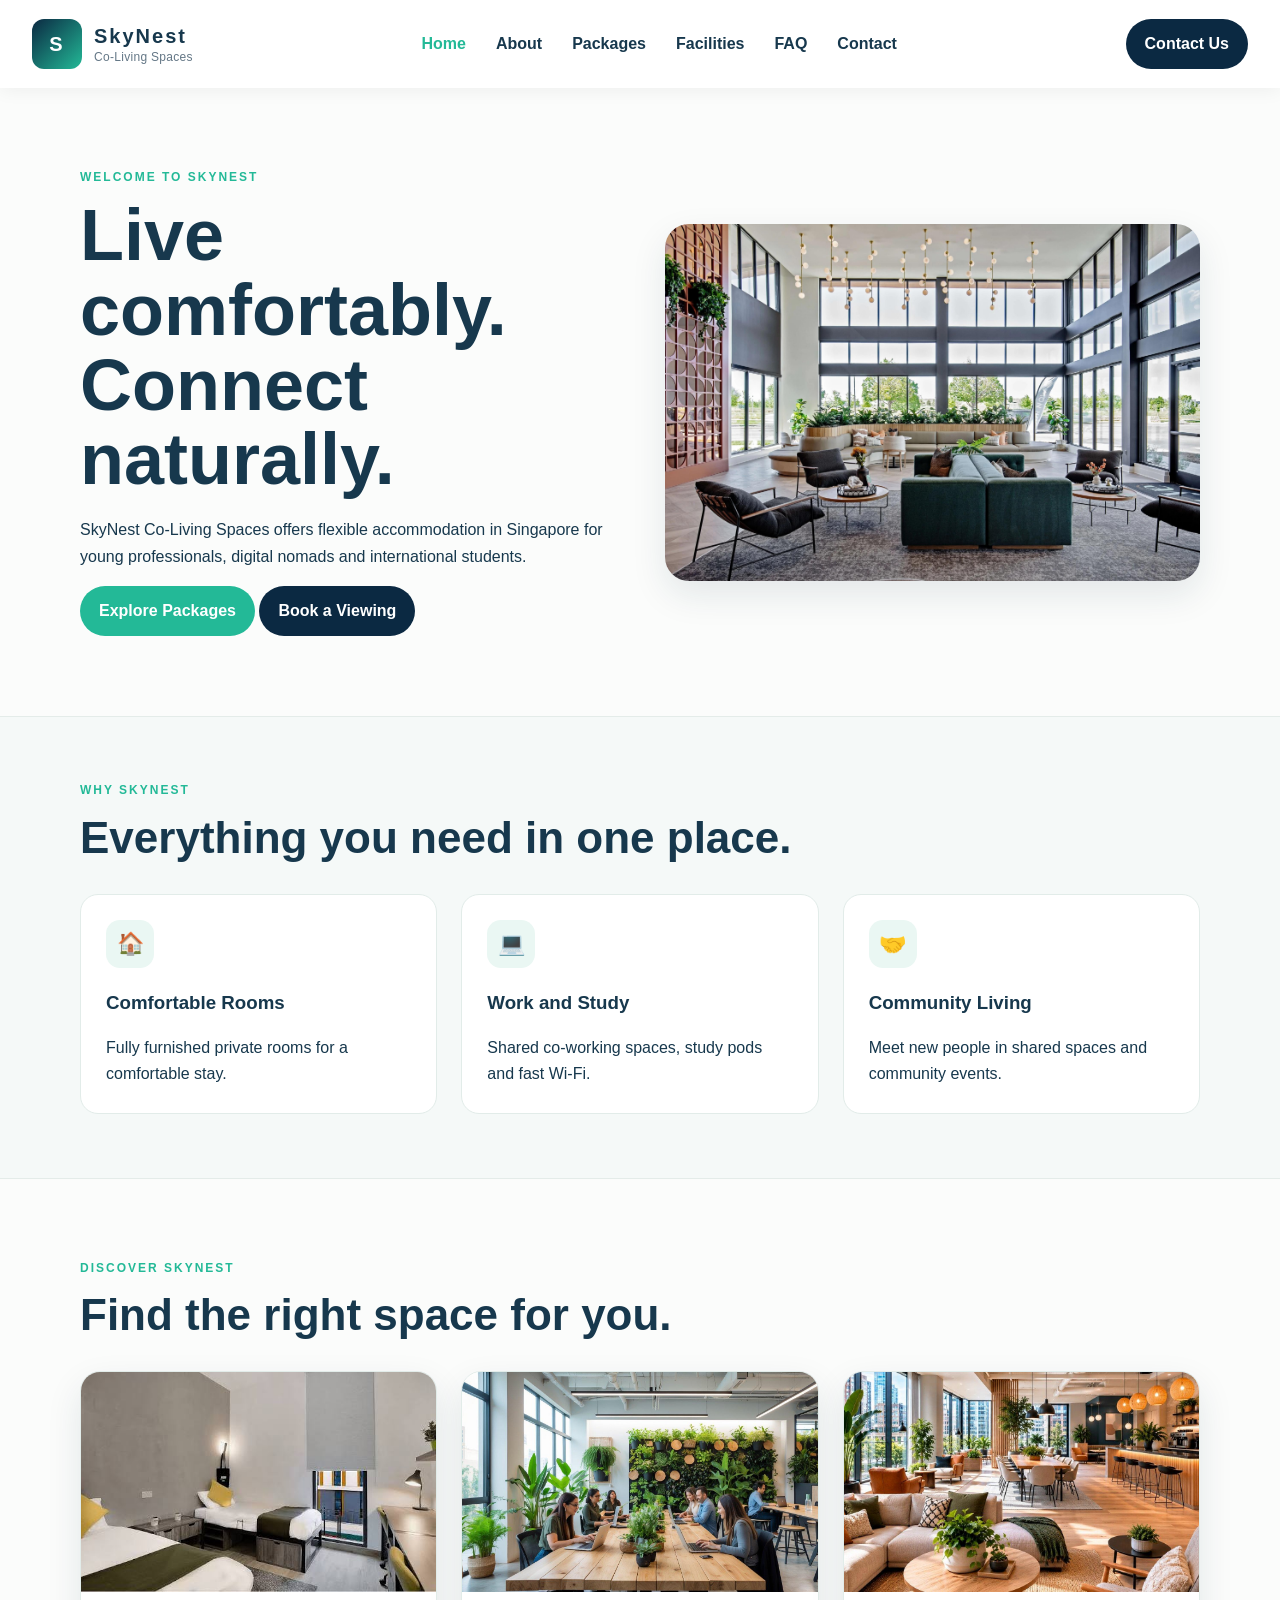
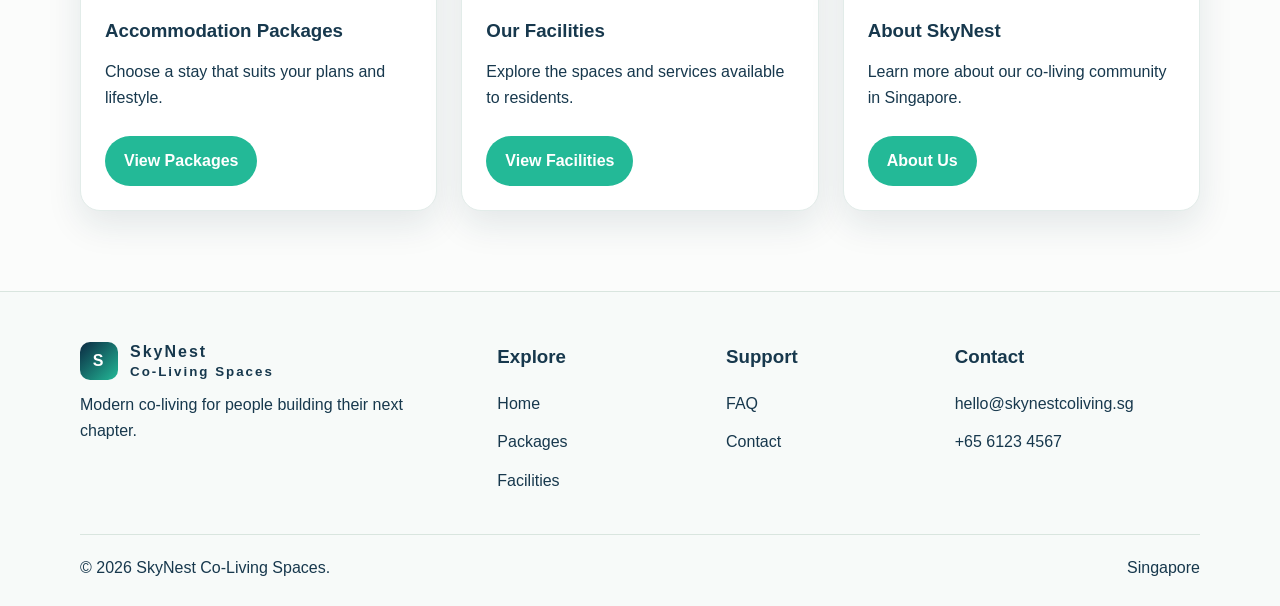
<file: index.html>
<!doctype html>
<html lang="en">

<head>
    <meta charset="utf-8">
    <meta name="viewport" content="width=device-width, initial-scale=1">
    <title>Home | SkyNest Co-Living</title>
    <link rel="stylesheet" href="css/style.css">
</head>

<body>
    <header class="header">
        <div class="container nav">
            <a class="brand" href="index.html">
                <span class="brand-mark">S</span>
                <span class="brand-text">
                    <strong>SkyNest</strong>
                    <small>Co-Living Spaces</small>
                </span>
            </a>

            <button class="menu" type="button" aria-label="Open menu">☰</button>

            <nav class="nav-links">
                <a class="active" href="index.html">Home</a>
                <a href="about.html">About</a>
                <a href="packages.html">Packages</a>
                <a href="facilities.html">Facilities</a>
                <a href="faq.html">FAQ</a>
                <a href="contact.html">Contact</a>
            </nav>

            <a class="btn btn-dark" href="contact.html#contact-form">Contact Us</a>
        </div>
    </header>

    <main>
        <section class="section">
            <div class="container split">
                <div>
                    <div class="eyebrow">Welcome to SkyNest</div>
                    <h1>Live comfortably. Connect naturally.</h1>
                    <p>SkyNest Co-Living Spaces offers flexible accommodation in Singapore
                        for young professionals, digital nomads and international students.</p>

                    <a class="btn btn-primary" href="packages.html">Explore Packages</a>
                    <a class="btn btn-dark" href="contact.html">Book a Viewing</a>
                </div>

                <img src="images/living-room.jpg" alt="Modern shared living area at SkyNest">
            </div>
        </section>

        <section class="section section-alt">
            <div class="container">
                <div class="section-head">
                    <div class="eyebrow">Why SkyNest</div>
                    <h2>Everything you need in one place.</h2>
                </div>

                <div class="values">
                    <div class="value">
                        <div class="feature-icon">🏠</div>
                        <h3>Comfortable Rooms</h3>
                        <p class="muted">Fully furnished private rooms for a comfortable stay.</p>
                    </div>

                    <div class="value">
                        <div class="feature-icon">💻</div>
                        <h3>Work and Study</h3>
                        <p class="muted">Shared co-working spaces, study pods and fast Wi-Fi.</p>
                    </div>

                    <div class="value">
                        <div class="feature-icon">🤝</div>
                        <h3>Community Living</h3>
                        <p class="muted">Meet new people in shared spaces and community events.</p>
                    </div>
                </div>
            </div>
        </section>

        <section class="section">
            <div class="container">
                <div class="section-head">
                    <div class="eyebrow">Discover SkyNest</div>
                    <h2>Find the right space for you.</h2>
                </div>

                <div class="cards">
                    <div class="card">
                        <img src="images/room.jpg" alt="Furnished private room">

                        <div class="card-content">
                            <h3>Accommodation Packages</h3>
                            <p>Choose a stay that suits your plans and lifestyle.</p>
                            <a class="btn btn-primary" href="packages.html">View Packages</a>
                        </div>
                    </div>

                    <div class="card">
                        <img src="images/coworking.jpg" alt="Shared co-working space">

                        <div class="card-content">
                            <h3>Our Facilities</h3>
                            <p>Explore the spaces and services available to residents.</p>
                            <a class="btn btn-primary" href="facilities.html">View Facilities</a>
                        </div>
                    </div>

                    <div class="card">
                        <img src="images/community.jpg" alt="Communal dining and lounge area">

                        <div class="card-content">
                            <h3>About SkyNest</h3>
                            <p>Learn more about our co-living community in Singapore.</p>
                            <a class="btn btn-primary" href="about.html">About Us</a>
                        </div>
                    </div>
                </div>
            </div>
        </section>
    </main>

    <footer class="footer">
        <div class="container">
            <div class="footer-grid">
                <div>
                    <a class="brand" href="index.html">
                        <span class="brand-mark">S</span>
                        <span class="brand-text">
                            <strong>SkyNest</strong>
                            <small>Co-Living Spaces</small>
                        </span>
                    </a>
                    <p>Modern co-living for people building their next chapter.</p>
                </div>

                <div>
                    <h3>Explore</h3>
                    <div class="footer-links">
                        <a href="index.html">Home</a>
                        <a href="packages.html">Packages</a>
                        <a href="facilities.html">Facilities</a>
                    </div>
                </div>

                <div>
                    <h3>Support</h3>
                    <div class="footer-links">
                        <a href="faq.html">FAQ</a>
                        <a href="contact.html">Contact</a>
                    </div>
                </div>

                <div>
                    <h3>Contact</h3>
                    <p>hello@skynestcoliving.sg</p>
                    <p>+65 6123 4567</p>
                </div>
            </div>

            <div class="footer-bottom">
                <span>© 2026 SkyNest Co-Living Spaces.</span>
                <span>Singapore</span>
            </div>
        </div>
    </footer>
    <script src="js/script.js"></script>
</body>

</html>
</file>
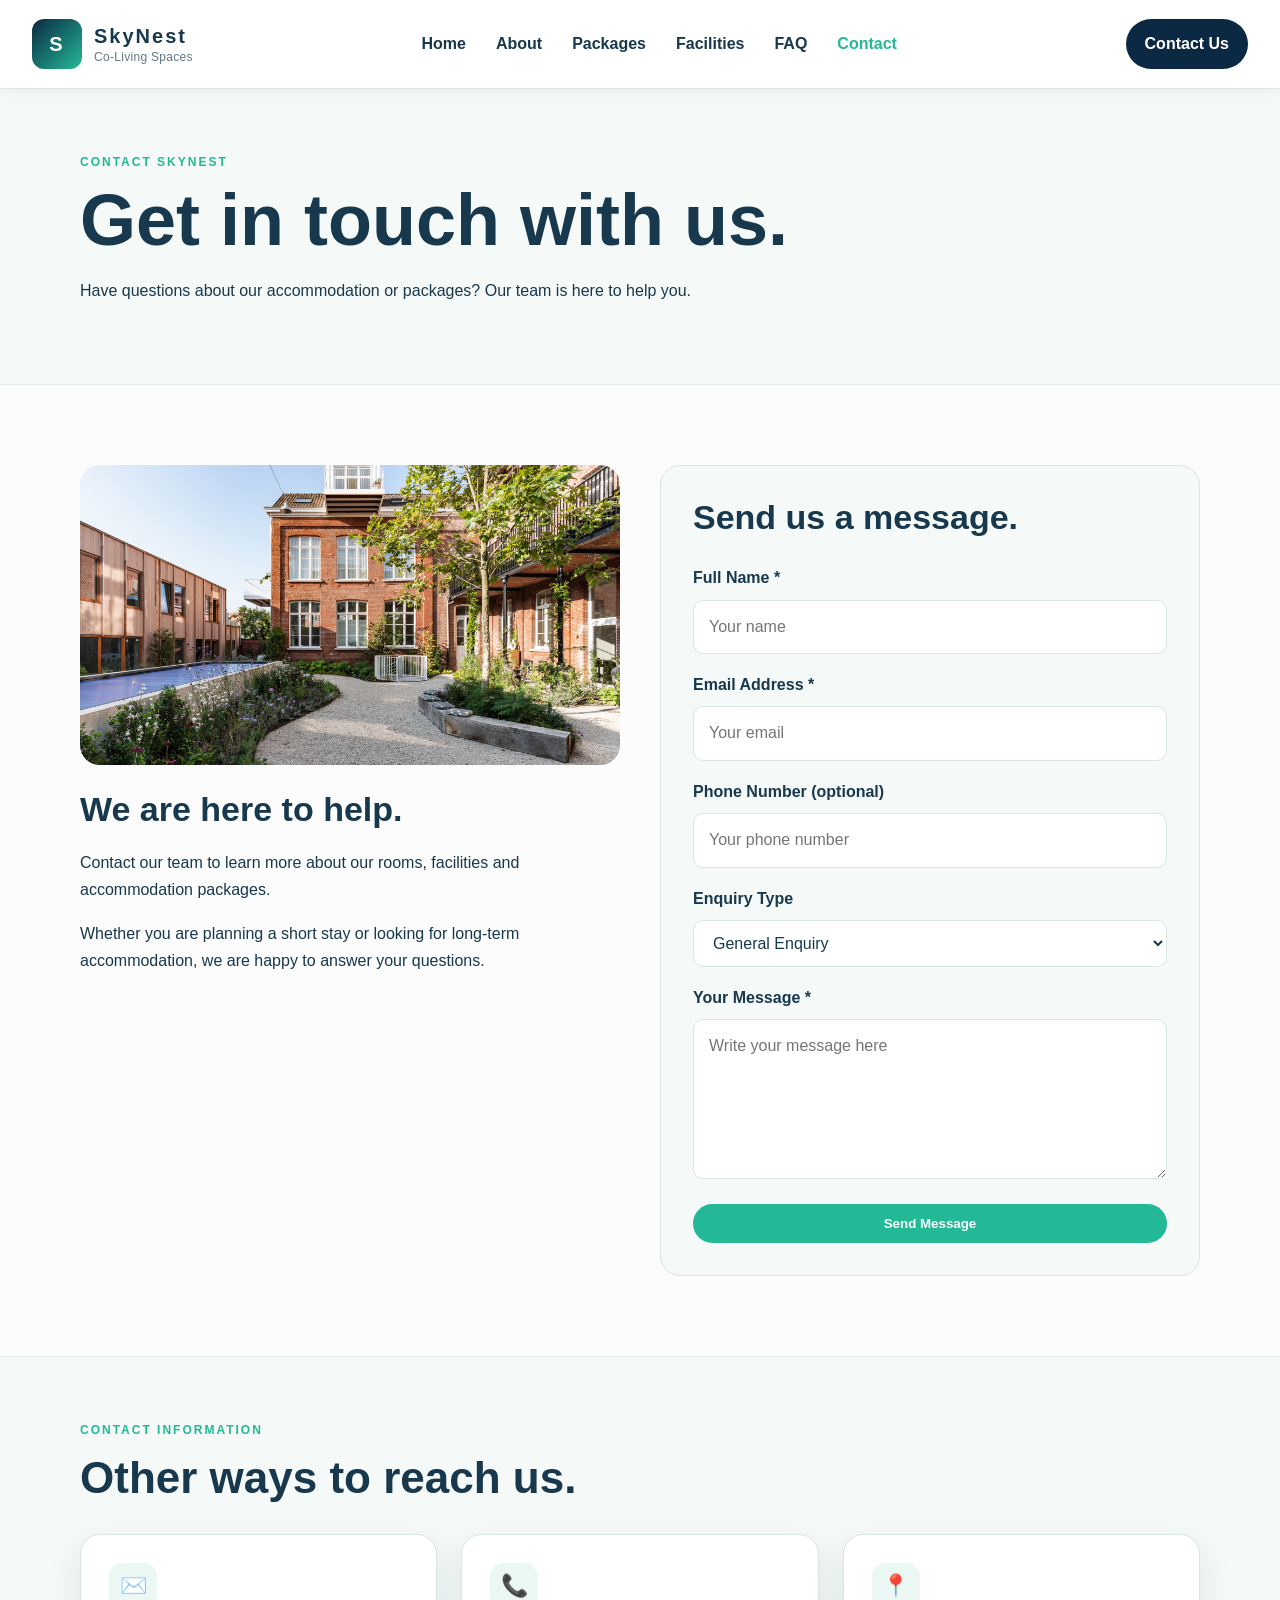
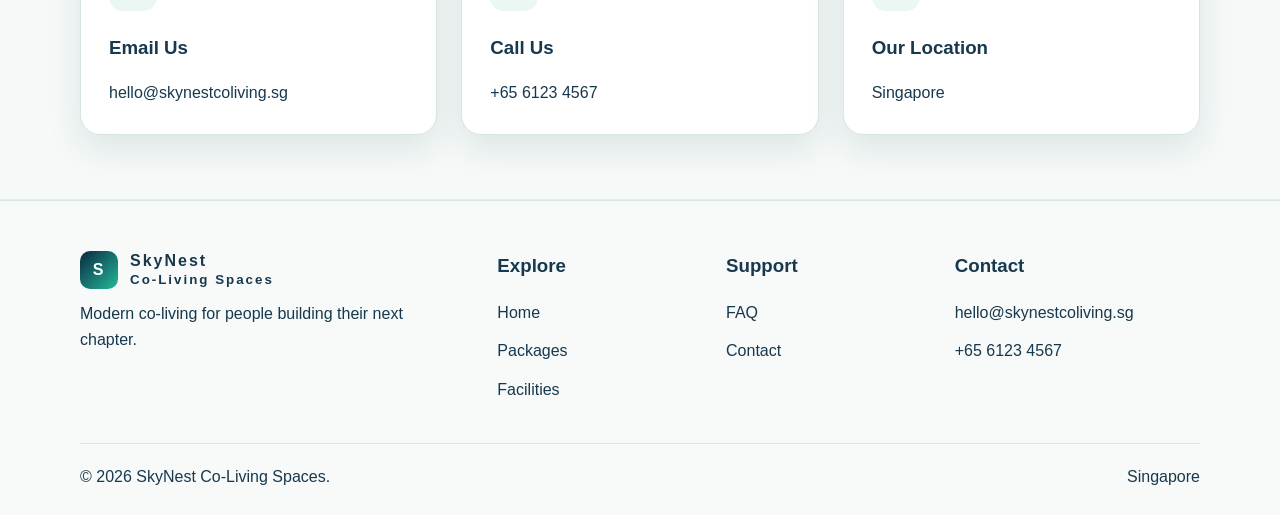
<file: contact.html>
<!doctype html>
<html lang="en">

<head>
    <meta charset="utf-8">
    <meta name="viewport" content="width=device-width, initial-scale=1">
    <title>Contact | SkyNest Co-Living</title>
    <link rel="stylesheet" href="css/style.css">
</head>

<body class="contact-page">
    <header class="header">
        <div class="container nav">
            <a class="brand" href="index.html">
                <span class="brand-mark">S</span>
                <span class="brand-text">
                    <strong>SkyNest</strong>
                    <small>Co-Living Spaces</small>
                </span>
            </a>

            <button class="menu" type="button" aria-label="Open menu" aria-expanded="false">☰</button>

            <nav class="nav-links">
                <a href="index.html">Home</a>
                <a href="about.html">About</a>
                <a href="packages.html">Packages</a>
                <a href="facilities.html">Facilities</a>
                <a href="faq.html">FAQ</a>
                <a class="active" href="contact.html">Contact</a>
            </nav>

            <a class="btn btn-dark" href="contact.html#contact-form">
                Contact Us
            </a>
        </div>
    </header>

    <main>
        <section class="section section-alt">
            <div class="container">
                <div class="eyebrow">Contact SkyNest</div>
                <h1>Get in touch with us.</h1>
                <p>
                    Have questions about our accommodation or packages?
                    Our team is here to help you.
                </p>
            </div>
        </section>

        <section class="section">
            <div class="container contact-layout">
                <div class="contact-left">
                    <img class="contact-image" src="images/myriadb.jpg" alt="Accommodation building exterior">

                    <div class="contact-description">
                        <h2>We are here to help.</h2>
                        <p>
                            Contact our team to learn more about our rooms,
                            facilities and accommodation packages.
                        </p>
                        <p>
                            Whether you are planning a short stay or
                            looking for long-term accommodation,
                            we are happy to answer your questions.
                        </p>
                    </div>
                </div>

                <div class="contact-form" id="contact-form">
                    <h2>Send us a message.</h2>

                    <form id="contactForm" action="https://formspree.io/f/xpppngzv" method="POST" novalidate>
                        <label for="name">Full Name *</label>
                        <input type="text" id="name" name="name" placeholder="Your name" autocomplete="name" required>

                        <label for="email">Email Address *</label>
                        <input type="email" id="email" name="email" placeholder="Your email" autocomplete="email"
                            required>

                        <label for="phone">Phone Number (optional)</label>
                        <input type="tel" id="phone" name="phone" placeholder="Your phone number" autocomplete="tel">

                        <label for="enquiry">Enquiry Type</label>
                        <select id="enquiry" name="enquiry">
                            <option>General Enquiry</option>
                            <option>Premium Stay</option>
                            <option>Standard Stay</option>
                            <option>Short-Term Stay</option>
                            <option>Custom Package</option>
                        </select>

                        <label for="message">Your Message *</label>
                        <textarea id="message" name="message" rows="5" placeholder="Write your message here"
                            minlength="10" required></textarea>

                        <button class="btn btn-primary" type="submit">
                            Send Message
                        </button>

                        <p id="formNotice" role="status" aria-live="polite" style="display: none; margin-top: 16px;">
                        </p>
                    </form>
                </div>
            </div>
        </section>

        <section class="section section-alt">
            <div class="container">
                <div class="section-head">
                    <div class="eyebrow">Contact Information</div>
                    <h2>Other ways to reach us.</h2>
                </div>

                <div class="contact-info-grid">
                    <div class="card contact-info-card">
                        <div class="card-body">
                            <div class="feature-icon">✉️</div>
                            <h3>Email Us</h3>
                            <p>hello@skynestcoliving.sg</p>
                        </div>
                    </div>

                    <div class="card contact-info-card">
                        <div class="card-body">
                            <div class="feature-icon">📞</div>
                            <h3>Call Us</h3>
                            <p>+65 6123 4567</p>
                        </div>
                    </div>

                    <div class="card contact-info-card">
                        <div class="card-body">
                            <div class="feature-icon">📍</div>
                            <h3>Our Location</h3>
                            <p>Singapore</p>
                        </div>
                    </div>
                </div>
            </div>
        </section>
    </main>

    <footer class="footer">
        <div class="container">
            <div class="footer-grid">
                <div>
                    <a class="brand" href="index.html">
                        <span class="brand-mark">S</span>
                        <span class="brand-text">
                            <strong>SkyNest</strong>
                            <small>Co-Living Spaces</small>
                        </span>
                    </a>
                    <p>Modern co-living for people building their next chapter.</p>
                </div>

                <div>
                    <h3>Explore</h3>
                    <div class="footer-links">
                        <a href="index.html">Home</a>
                        <a href="packages.html">Packages</a>
                        <a href="facilities.html">Facilities</a>
                    </div>
                </div>

                <div>
                    <h3>Support</h3>
                    <div class="footer-links">
                        <a href="faq.html">FAQ</a>
                        <a href="contact.html">Contact</a>
                    </div>
                </div>

                <div>
                    <h3>Contact</h3>
                    <p>hello@skynestcoliving.sg</p>
                    <p>+65 6123 4567</p>
                </div>
            </div>

            <div class="footer-bottom">
                <span>© 2026 SkyNest Co-Living Spaces.</span>
                <span>Singapore</span>
            </div>
        </div>
    </footer>

    <script src="js/script.js"></script>
</body>

</html>
</file>
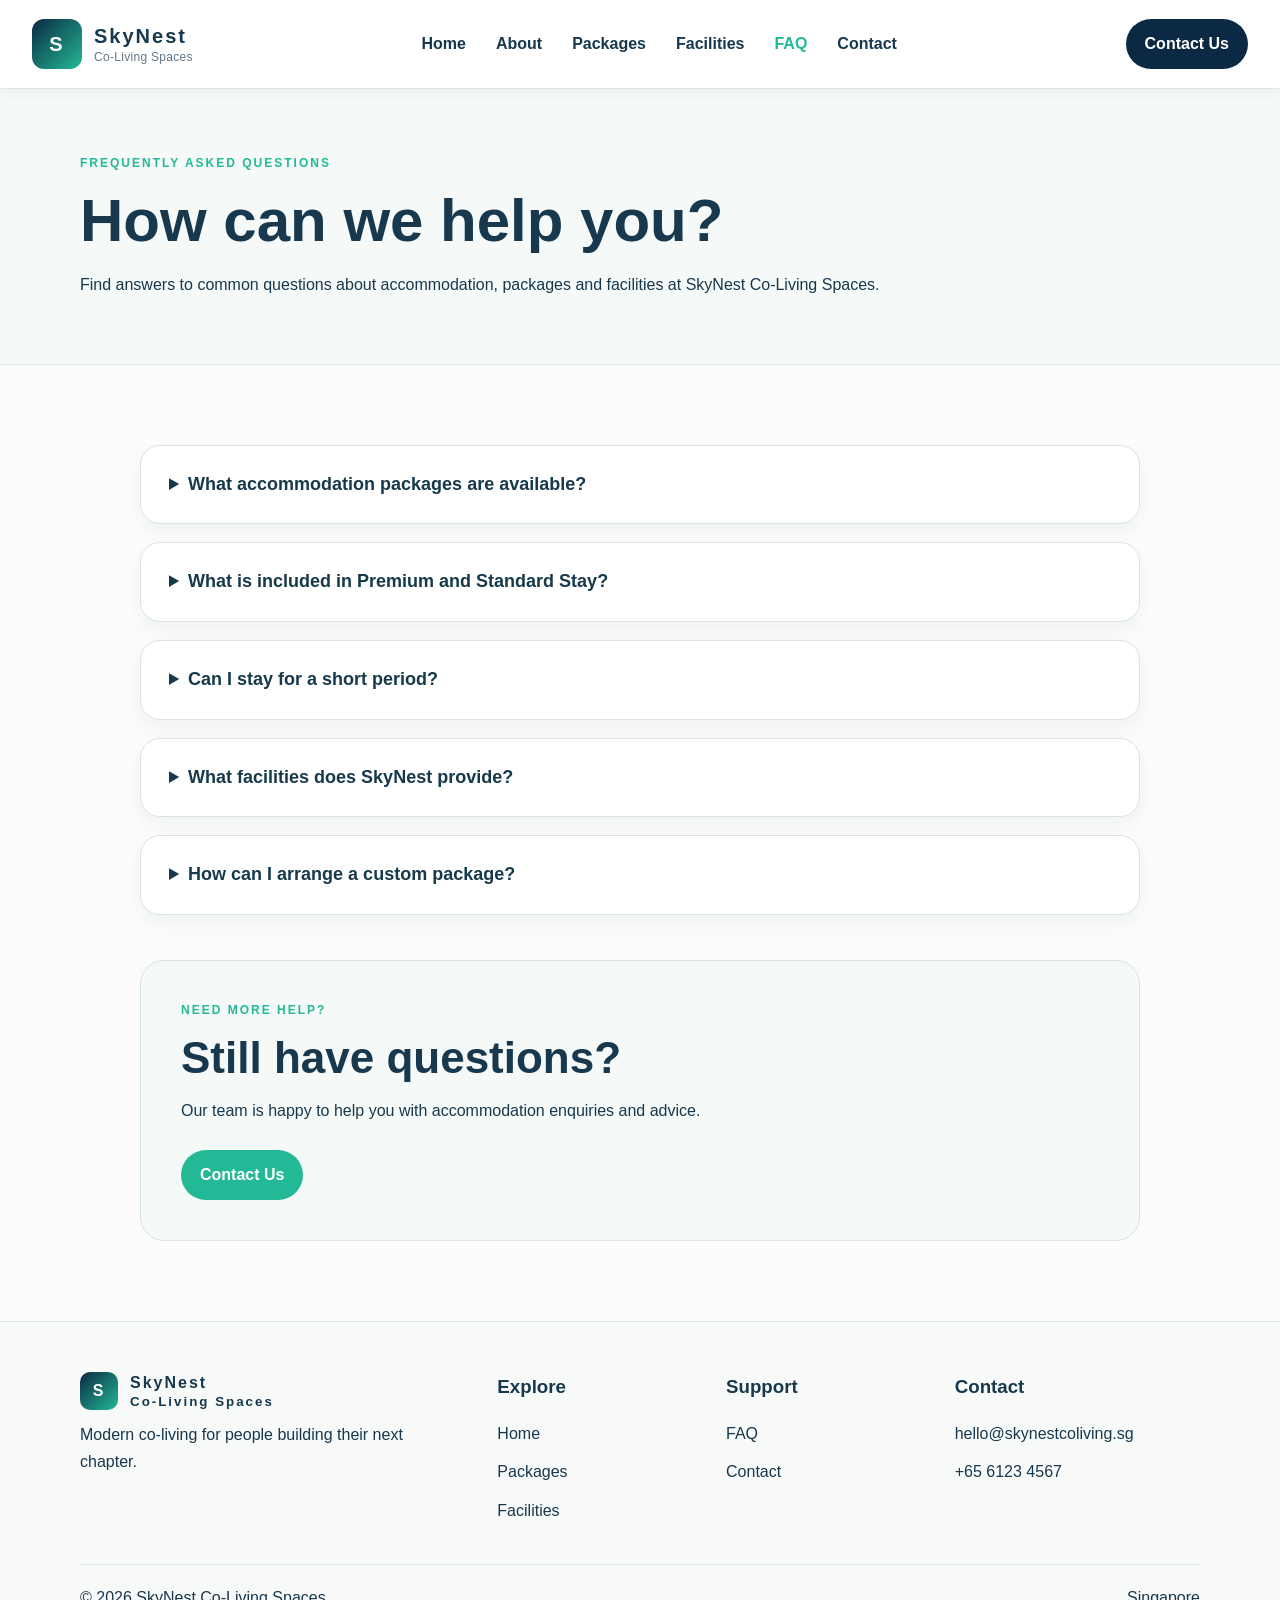
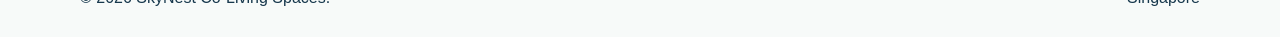
<file: faq.html>
<!doctype html>
<html lang="en">

<head>
    <meta charset="utf-8">
    <meta name="viewport" content="width=device-width, initial-scale=1">
    <title>FAQ | SkyNest Co-Living</title>
    <link rel="stylesheet" href="css/style.css">
</head>

<body class="faq-page">
    <header class="header">
        <div class="container nav">
            <a class="brand" href="index.html">
                <span class="brand-mark">S</span>
                <span class="brand-text">
                    <strong>SkyNest</strong>
                    <small>Co-Living Spaces</small>
                </span>
            </a>

            <button class="menu" type="button" aria-label="Open menu" aria-expanded="false">☰</button>

            <nav class="nav-links">
                <a href="index.html">Home</a>
                <a href="about.html">About</a>
                <a href="packages.html">Packages</a>
                <a href="facilities.html">Facilities</a>
                <a class="active" href="faq.html">FAQ</a>
                <a href="contact.html">Contact</a>
            </nav>

            <a class="btn btn-dark" href="contact.html#contact-form">Contact Us</a>
        </div>
    </header>

    <main>
        <section class="section section-alt faq-hero">
            <div class="container">
                <div class="eyebrow">Frequently Asked Questions</div>
                <h1>How can we help you?</h1>
                <p>Find answers to common questions about accommodation,
                    packages and facilities at SkyNest Co-Living Spaces.</p>
            </div>
        </section>

        <section class="section">
            <div class="container">
                <div class="faq-layout">
                    <div class="faq-list">

                        <details class="faq-item">
                            <summary>
                                What accommodation packages are available?
                            </summary>
                            <div class="faq-answer">
                                <p>SkyNest offers Premium Stay, Standard Stay,
                                    Short-Term Stay and Custom Packages.
                                    Each option is designed for different
                                    accommodation needs and preferences.</p>
                            </div>
                        </details>

                        <details class="faq-item">
                            <summary>
                                What is included in Premium and Standard Stay?
                            </summary>
                            <div class="faq-answer">
                                <p>Premium Stay includes a private studio,
                                    weekly cleaning, utilities, internet
                                    and access to all facilities.</p>
                                <p>Standard Stay offers a private bedroom
                                    in a shared apartment, fortnightly
                                    cleaning, utilities, co-working spaces
                                    and shared kitchen and lounge access.</p>
                            </div>
                        </details>

                        <details class="faq-item">
                            <summary>
                                Can I stay for a short period?
                            </summary>
                            <div class="faq-answer">
                                <p>Yes, Short-Term Stay offers flexible
                                    accommodation for 1 to 4 weeks.
                                    It includes a furnished room, utilities
                                    and limited access to shared facilities.</p>
                            </div>
                        </details>

                        <details class="faq-item">
                            <summary>
                                What facilities does SkyNest provide?
                            </summary>
                            <div class="faq-answer">
                                <p>SkyNest provides high-speed Wi-Fi,
                                    co-working spaces, communal kitchens,
                                    laundry rooms, a rooftop garden,
                                    gym and yoga studio, social lounge
                                    and study pods.</p>
                                <p>The building also provides 24/7 security
                                    and key-card access for residents.</p>
                            </div>
                        </details>

                        <details class="faq-item">
                            <summary>
                                How can I arrange a custom package?
                            </summary>
                            <div class="faq-answer">
                                <p>Custom Packages are available for
                                    corporate bookings, long-term stays
                                    and residents with accessibility needs.</p>
                                <p>Contact SkyNest to discuss your
                                    requirements and available options.</p>
                            </div>
                        </details>

                    </div>

                    <div class="faq-help">
                        <div class="eyebrow">Need more help?</div>
                        <h2>Still have questions?</h2>
                        <p>Our team is happy to help you with
                            accommodation enquiries and advice.</p>
                        <a class="btn btn-primary" href="contact.html">
                            Contact Us
                        </a>
                    </div>
                </div>
            </div>
        </section>
    </main>

    <footer class="footer">
        <div class="container">
            <div class="footer-grid">
                <div>
                    <a class="brand" href="index.html">
                        <span class="brand-mark">S</span>
                        <span class="brand-text">
                            <strong>SkyNest</strong>
                            <small>Co-Living Spaces</small>
                        </span>
                    </a>
                    <p>Modern co-living for people building their next chapter.</p>
                </div>

                <div>
                    <h3>Explore</h3>
                    <div class="footer-links">
                        <a href="index.html">Home</a>
                        <a href="packages.html">Packages</a>
                        <a href="facilities.html">Facilities</a>
                    </div>
                </div>

                <div>
                    <h3>Support</h3>
                    <div class="footer-links">
                        <a href="faq.html">FAQ</a>
                        <a href="contact.html">Contact</a>
                    </div>
                </div>

                <div>
                    <h3>Contact</h3>
                    <p>hello@skynestcoliving.sg</p>
                    <p>+65 6123 4567</p>
                </div>
            </div>

            <div class="footer-bottom">
                <span>© 2026 SkyNest Co-Living Spaces.</span>
                <span>Singapore</span>
            </div>
        </div>
    </footer>

    <script src="js/script.js"></script>
</body>

</html>
</file>
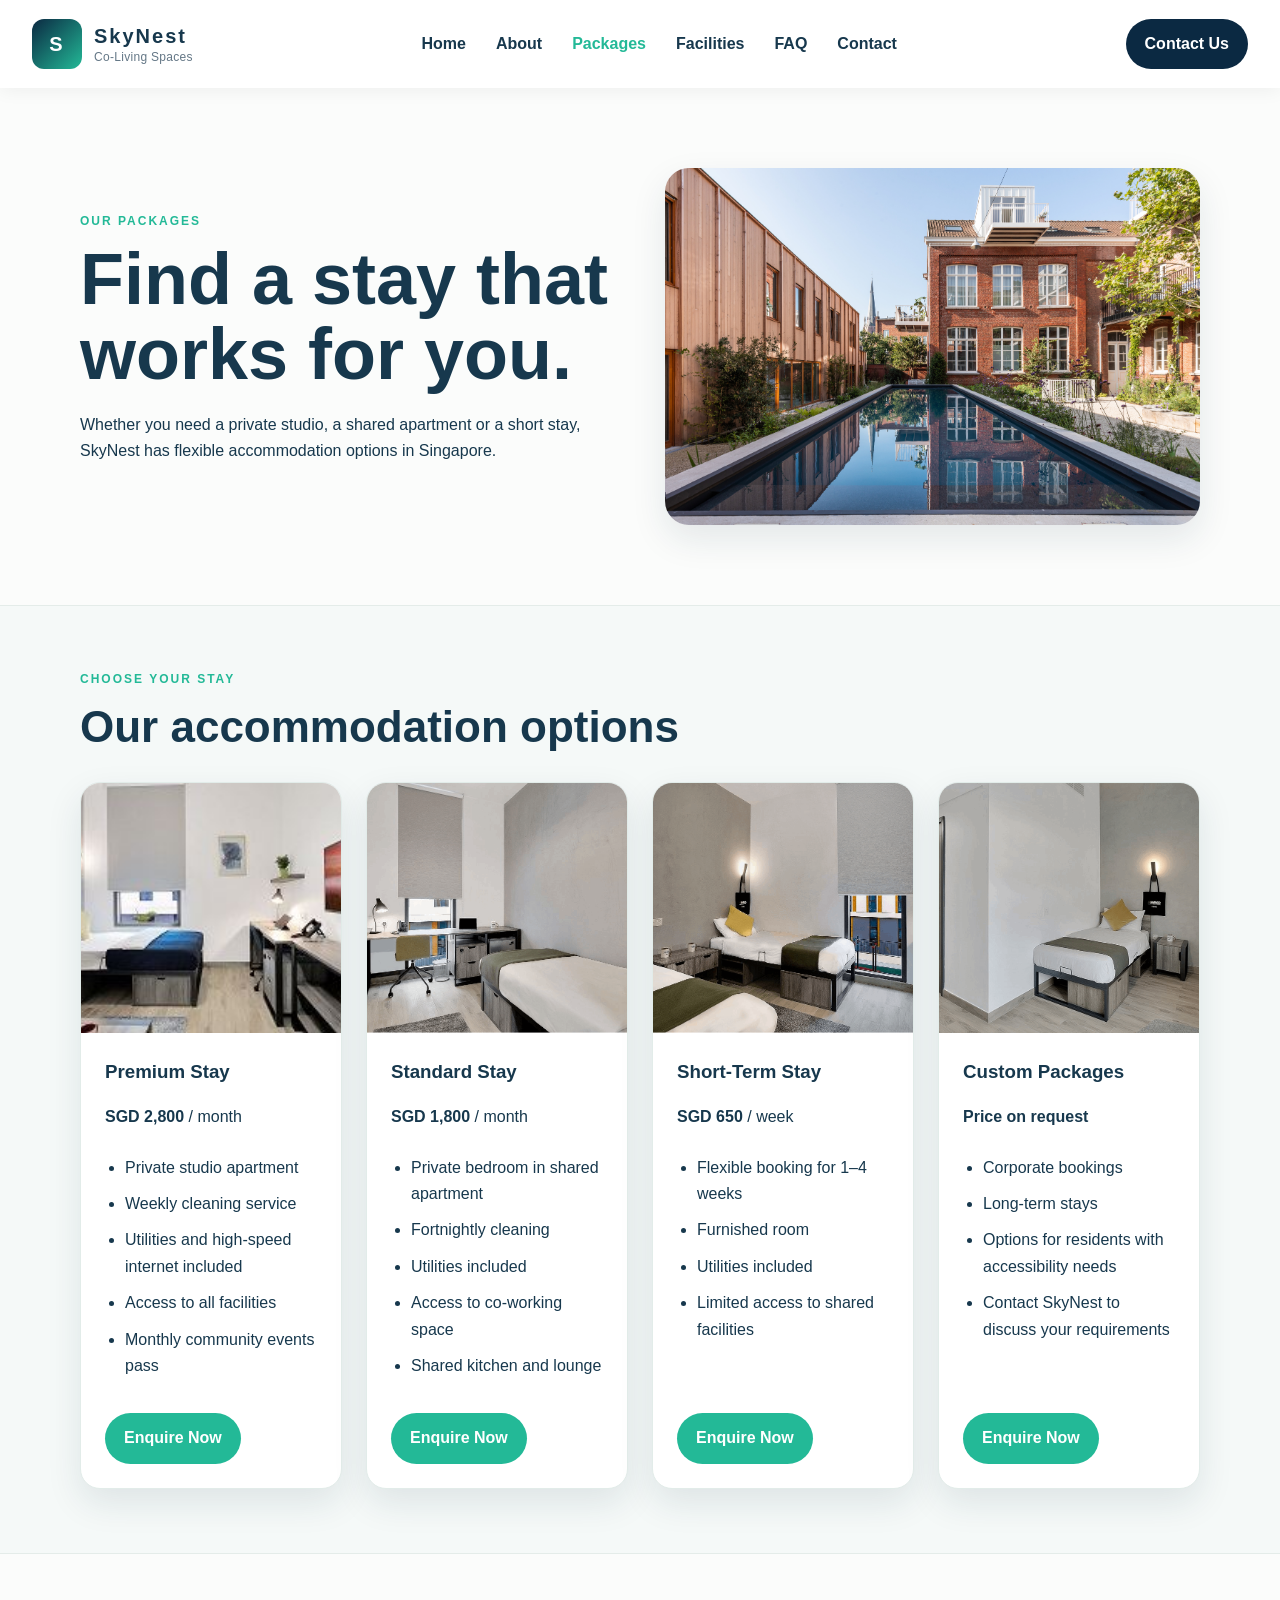
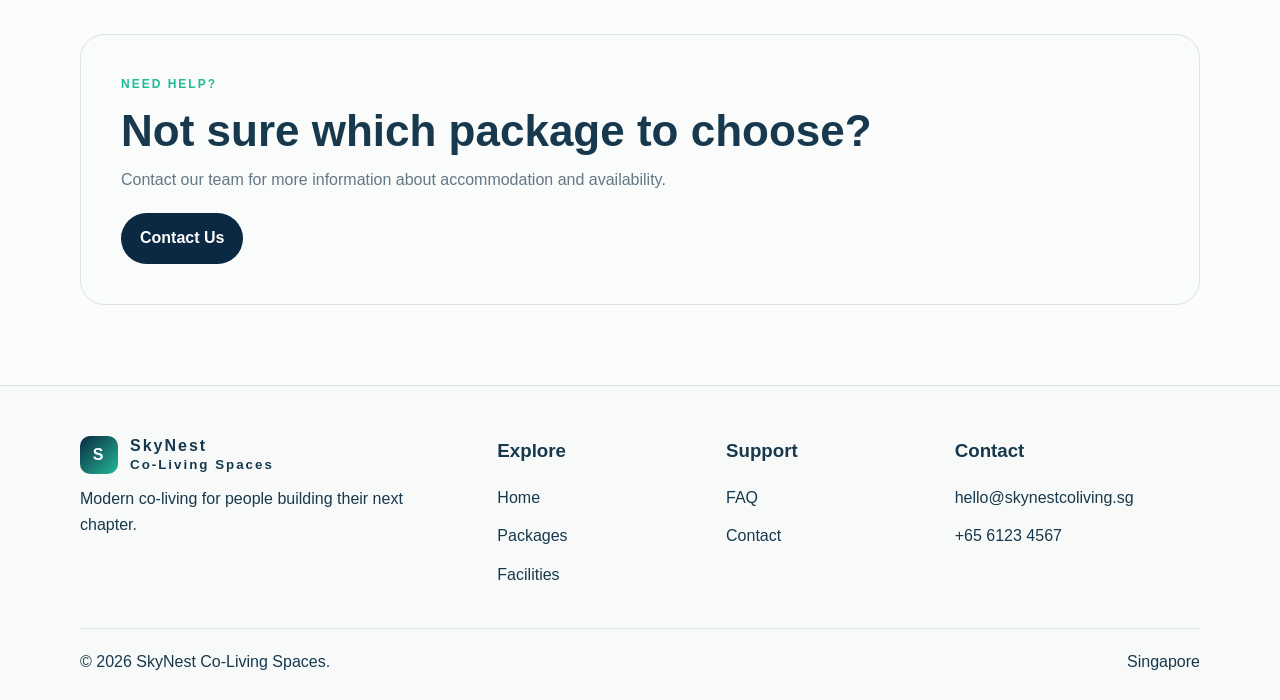
<file: packages.html>
<!doctype html>
<html lang="en">

<head>
    <meta charset="utf-8">
    <meta name="viewport" content="width=device-width, initial-scale=1">
    <title>Packages | SkyNest Co-Living</title>
    <link rel="stylesheet" href="css/style.css">
</head>

<body>
    <header class="header">
        <div class="container nav">
            <a class="brand" href="index.html">
                <span class="brand-mark">S</span>
                <span class="brand-text">
                    <strong>SkyNest</strong>
                    <small>Co-Living Spaces</small>
                </span>
            </a>

            <button class="menu" type="button" aria-label="Open menu">☰</button>

            <nav class="nav-links">
                <a href="index.html">Home</a>
                <a href="about.html">About</a>
                <a class="active" href="packages.html">Packages</a>
                <a href="facilities.html">Facilities</a>
                <a href="faq.html">FAQ</a>
                <a href="contact.html">Contact</a>
            </nav>

            <a class="btn btn-dark" href="contact.html#contact-form">Contact Us</a>
        </div>
    </header>

    <main>
        <section class="section">
            <div class="container split">
                <div>
                    <div class="eyebrow">Our Packages</div>
                    <h1>Find a stay that works for you.</h1>
                    <p>Whether you need a private studio, a shared apartment or a short stay,
                        SkyNest has flexible accommodation options in Singapore.</p>
                </div>
                <img src="images/building.jpg" alt="Furnished SkyNest accommodation">
            </div>
        </section>

        <section class="section section-alt">
            <div class="container">
                <div class="section-head">
                    <div class="eyebrow">Choose Your Stay</div>
                    <h2>Our accommodation options</h2>
                </div>

                <div class="package-grid">
                    <div class="card">
                        <img src="images/premium.png" alt="Private studio apartment">

                        <div class="card-content">
                            <h3>Premium Stay</h3>
                            <p class="package-price"><strong>SGD 2,800</strong> / month</p>
                            <ul>
                                <li>Private studio apartment</li>
                                <li>Weekly cleaning service</li>
                                <li>Utilities and high-speed internet included</li>
                                <li>Access to all facilities</li>
                                <li>Monthly community events pass</li>
                            </ul>
                            <a class="btn btn-primary" href="contact.html">Enquire Now</a>
                        </div>
                    </div>

                    <div class="card">
                        <img src="images/standard.jpg" alt="Private bedroom in a shared apartment">

                        <div class="card-content">
                            <h3>Standard Stay</h3>
                            <p class="package-price"><strong>SGD 1,800</strong> / month</p>
                            <ul>
                                <li>Private bedroom in shared apartment</li>
                                <li>Fortnightly cleaning</li>
                                <li>Utilities included</li>
                                <li>Access to co-working space</li>
                                <li>Shared kitchen and lounge</li>
                            </ul>
                            <a class="btn btn-primary" href="contact.html">Enquire Now</a>
                        </div>
                    </div>

                    <div class="card">
                        <img src="images/short-stay.jpg" alt="Furnished room for a short stay">

                        <div class="card-content">
                            <h3>Short-Term Stay</h3>
                            <p class="package-price"><strong>SGD 650</strong> / week</p>
                            <ul>
                                <li>Flexible booking for 1–4 weeks</li>
                                <li>Furnished room</li>
                                <li>Utilities included</li>
                                <li>Limited access to shared facilities</li>
                            </ul>
                            <a class="btn btn-primary" href="contact.html">Enquire Now</a>
                        </div>
                    </div>

                    <div class="card">
                        <img src="images/custom.jpg" alt="Accommodation options for custom bookings">

                        <div class="card-content">
                            <h3>Custom Packages</h3>
                            <p class="package-price"><strong>Price on request</strong></p>
                            <ul>
                                <li>Corporate bookings</li>
                                <li>Long-term stays</li>
                                <li>Options for residents with accessibility needs</li>
                                <li>Contact SkyNest to discuss your requirements</li>
                            </ul>
                            <a class="btn btn-primary" href="contact.html">Enquire Now</a>
                        </div>
                    </div>
                </div>
            </div>
        </section>

        <section class="section">
            <div class="container">
                <div class="help-box">
                    <div class="section-head">
                        <div class="eyebrow">Need Help?</div>
                        <h2>Not sure which package to choose?</h2>
                        <p>Contact our team for more information about accommodation and availability.</p>
                    </div>
                    <a class="btn btn-dark" href="contact.html#contact-form">Contact Us</a>
                </div>
            </div>
        </section>
    </main>

    <footer class="footer">
        <div class="container">
            <div class="footer-grid">
                <div>
                    <a class="brand" href="index.html">
                        <span class="brand-mark">S</span>
                        <span class="brand-text">
                            <strong>SkyNest</strong>
                            <small>Co-Living Spaces</small>
                        </span>
                    </a>
                    <p>Modern co-living for people building their next chapter.</p>
                </div>

                <div>
                    <h3>Explore</h3>
                    <div class="footer-links">
                        <a href="index.html">Home</a>
                        <a href="packages.html">Packages</a>
                        <a href="facilities.html">Facilities</a>
                    </div>
                </div>

                <div>
                    <h3>Support</h3>
                    <div class="footer-links">
                        <a href="faq.html">FAQ</a>
                        <a href="contact.html">Contact</a>
                    </div>
                </div>

                <div>
                    <h3>Contact</h3>
                    <p>hello@skynestcoliving.sg</p>
                    <p>+65 6123 4567</p>
                </div>
            </div>

            <div class="footer-bottom">
                <span>© 2026 SkyNest Co-Living Spaces.</span>
                <span>Singapore</span>
            </div>
        </div>
    </footer>
    <script src="js/script.js"></script>
</body>

</html>
</file>
<file: css/style.css>
:root {
    --navy: #0b2942;
    --teal: #23b997;
    --mint: #eaf7f3;
    --cream: #f7f5ef;
    --ink: #17384d;
    --muted: #647786;
    --white: #fff;
    --shadow: 0 14px 35px rgba(15, 45, 65, .10);
    --radius: 20px
}

* {
    box-sizing: border-box
}

html {
    scroll-behavior: smooth
}

body {
    margin: 0;
    font-family: Inter, Segoe UI, Arial, sans-serif;
    color: var(--ink);
    background: #fbfcfb;
    line-height: 1.65
}

img {
    max-width: 100%;
    display: block;
}

a {
    color: inherit
}

.container {
    width: min(1120px, 92%);
    margin: auto
}

.skip {
    position: absolute;
    left: -9999px
}

.skip:focus {
    left: 15px;
    top: 15px;
    z-index: 99;
    background: #fff;
    padding: 10px 14px
}

.header {
    position: sticky;
    top: 0;
    z-index: 50;
    background: rgba(255, 255, 255, .96);
    backdrop-filter: blur(12px);
    box-shadow: 0 2px 18px rgba(0, 0, 0, .06);
}

.nav {
    height: 76px;
    display: flex;
    align-items: center;
    justify-content: space-between;
    gap: 20px
}

.brand {
    display: flex;
    align-items: center;
    gap: 10px;
    text-decoration: none;
    font-weight: 800;
    letter-spacing: 2px;
}

.brand-mark {
    width: 38px;
    height: 38px;
    border-radius: 10px;
    background: linear-gradient(135deg, var(--navy), var(--teal));
    display: grid;
    place-items: center;
    color: white;
    font-weight: 900
}

.brand-small {
    display: block;
    font-size: 9px;
    letter-spacing: 5px;
    color: var(--muted);
    font-weight: 600;
}

.nav-links {
    display: flex;
    gap: 24px;
    align-items: center;
}

.btn {
    display: inline-flex;
    align-items: center;
    justify-items: center;
    gap: 8px;
    border: 0;
    border-radius: 999px;
    padding: 12px 19px;
    font-weight: 800;
    text-decoration: none;
    cursor: pointer;
    transition: .2s;
}

.btn-primary {
    background: var(--teal);
    color: white;
}

.btn-dark {
    background: var(--navy);
    color: white;
}

.btn.outline {
    border: 1px solid #cfe0dc;
    background: white
}

.btn:hover {
    transform: translateY(-2px);
    box-shadow: 0 8px 20px rgba(10, 45, 65, .12)
}

.menu {
    display: none;
    background: none;
    border: 0;
    font-size: 28px;
}

.hero {
    min-height: 620px;
    display: grid;
    align-items: center;
    background: linear-gradient(90deg, rgba(6, 32, 50, .9), rgba(6, 32, 50, .48)), url('../images/hero-city.svg') center/cover
}

.hero-content {
    max-width: 650px;
    color: white;
    padding: 80px 0
}

.eyebrow {
    text-transform: uppercase;
    letter-spacing: 2px;
    font-size: 12px;
    font-weight: 900;
    color: var(--teal)
}

h1 {
    font-size: clamp(42px, 6vw, 72px);
    line-height: 1.04;
    margin: 10px 0 20px
}

h2 {
    font-size: clamp(30px, 4vw, 44px);
    line-height: 1.15;
    margin: 0 0 15px
}

h3 {
    margin: 0 0 8px
}

.hero p {
    font-size: 18px;
    color: #edf8f6;
    max-width: 600px
}

.hero-actions {
    display: flex;
    gap: 12px;
    flex-wrap: wrap;
    margin-top: 28px;
}

.section {
    padding: 80px 0;
}

.section-alt {
    background: var(--mint);
}

.section-head {
    display: flex;
    justify-content: space-between;
    gap: 30px;
    align-items: end;
    margin-bottom: 32px;
}

.section-head p {
    max-width: 620px;
    color: var(--muted);
}

.grid {
    display: grid;
    gap: 22px;
}

.grid-4 {
    grid-template-columns: repeat(4, 1fr);
}

.grid-3 {
    grid-template-columns: repeat(3, 1fr);
}

.grid-2 {
    grid-template-columns: repeat(2, 1fr);
}

.card {
    background: white;
    border: 1px solid #e2ece9;
    border-radius: var(--radius);
    box-shadow: var(--shadow);
    overflow: hidden;
}

.card-body {
    padding: 24px;
}

.feature-icon {
    width: 48px;
    height: 48px;
    border-radius: 14px;
    background: var(--mint);
    display: grid;
    place-items: center;
    font-size: 22px;
    margin-bottom: 15px;
}

.photo-card img {
    width: 100%;
    height: 190px;
    object-fit: cover;
}

.price {
    font-size: 25px;
    font-weight: 900;
    color: var(--navy);
    margin: 14px 0;
}

.price span {
    font-size: 13px;
    color: var(--muted);
    font-weight: 600;
}

.list {
    padding: 0;
    margin: 18px 0;
    list-style: none;
}

.list li {
    margin: 9px 0;
}

.list li:before {
    content: '✓';
    color: var(--teal);
    font-weight: 900;
    margin-right: 9px;
}

.banner {
    border-radius: 26px;
    overflow: hidden;
    position: relative;
    background: var(--navy);
}

.banner img {
    width: 100%;
    height: 300px;
    object-fit: cover;
    opacity: .8;
}

.banner-content {
    position: absolute;
    inset: 0;
    display: flex;
    flex-direction: column;
    justify-content: center;
    padding: 40px;
    color: white;
    background: linear-gradient(90deg, rgba(7, 39, 61, .9), rgba(7, 39, 61, .15));
}

.page-hero {
    padding: 90px 0;
    color: white;
    background: linear-gradient(90deg, rgba(6, 32, 50, .9), rgba(6, 32, 50, .5)), url('../images/hero-city.svg') center/cover;
}

.page-hero h1 {
    font-size: 52px;
    margin: 0 0 10px;
}

.stats {
    display: grid;
    grid-template-columns: repeat(4, 1fr);
    gap: 1px;
    background: #d7e5e1;
    border-radius: 20px;
    overflow: hidden;
}

.stat {
    background: white;
    padding: 25px;
    text-align: center;
}

.stat strong {
    display: block;
    font-size: 32px;
    color: var(--teal);
}

.split {
    display: grid;
    grid-template-columns: 1fr 1fr;
    gap: 50px;
    align-items: center;
}

.split img {
    border-radius: 24px;
    box-shadow: var(--shadow);
}

.values {
    display: grid;
    grid-template-columns: repeat(4, 1fr);
    gap: 15px;
}

.value {
    padding: 25px;
    border-radius: 18px;
    background: #fff;
    border: 1px solid #e2ece9;
}

.faq {
    max-width: 820px;
    margin: auto;
}

.faq-item {
    border-bottom: 1px solid #dbe7e4;
}

.faq button {
    width: 100%;
    display: flex;
    justify-content: space-between;
    text-align: left;
    padding: 20px 4px;
    background: none;
    border: 0;
    font-weight: 800;
    color: var(--ink);
    cursor: pointer;
    font-size: 16px;
}

.faq .answer {
    display: none;
    padding: 0 4px 20px;
    color: var(--muted);
}

.faq-item.open .answer {
    display: block;
}

.faq-item.open .plus {
    transform: rotate(45deg);
}

.plus {
    font-size: 24px;
    transition: .2s;
}

.contact-grid {
    display: grid;
    grid-template-columns: .85fr 1.15fr;
    gap: 28px;
}

.contact-box {
    background: white;
    padding: 28px;
    border-radius: 22px;
    border: 1px solid #e0ebe8;
    box-shadow: var(--shadow);
}

.header .nav {
    height: 88px;
}

.header .brand {
    gap: 12px;
}

.header .brand-mark {
    width: 50px;
    height: 50px;
    border-radius: 12px;
    font-size: 20px;
    flex-shrink: 0;
}

.header .brand-text {
    display: flex;
    flex-direction: column;
    line-height: 1.4;
}

.header .brand-text strong {
    font-size: 20px;
    font-weight: 800;
    letter-spacing: 2px;
    color: var(--ink);
}

.header .brand-text small {
    font-size: 12px;
    letter-spacing: 0.3px;
    color: var(--muted);
    font-weight: 500;
}

.header .nav-links {
    gap: 30px;
}

.header .nav-links a {
    text-decoration: none;
    color: var(--ink);
    font-weight: 700;
}

.header .nav-links a.active {
    color: var(--teal);
}

@media (min-width: 1200px) {
    .header .nav {
        width: calc(100% - 64px);
        max-width: none;
    }
}

/* Brand alignment */
.brand {
    display: flex;
    align-items: center;
    gap: 12px;
}

.brand-text {
    display: flex;
    flex-direction: column;
    gap: 2px;
}

.brand-text strong {
    line-height: 1.2;
}

.brand-text small {
    line-height: 1.2;
}

/* Section headings */
.section-head {
    display: block;
    margin-bottom: 30px;
}

.section-head .eyebrow {
    margin-bottom: 12px;
}

.section-head h2 {
    margin: 0;
    text-align: left;
}

/* Why SkyNest cards */
.values {
    display: grid;
    grid-template-columns: repeat(3, 1fr);
    gap: 24px;
}

.value {
    min-width: 0;
    height: 100%;
    box-sizing: border-box;
}

.value h3 {
    margin-top: 20px;
    margin-bottom: 12px;
}

.value p {
    margin-bottom: 0;
}

/* Discover SkyNest cards */
.cards {
    display: grid;
    grid-template-columns: repeat(3, 1fr);
    gap: 24px;
    align-items: stretch;
}

.cards .card {
    display: flex;
    flex-direction: column;
    min-width: 0;
    height: 100%;
    overflow: hidden;
    box-sizing: border-box;
}

.cards .card img {
    display: block;
    width: 100%;
    height: 220px;
    object-fit: cover;
}

.card-content {
    display: flex;
    flex-direction: column;
    flex: 1;
    padding: 24px;
}

.card-content h3 {
    margin-top: 0;
    margin-bottom: 12px;
}

.card-content p {
    margin-top: 0;
    margin-bottom: 24px;
}

.card-content .btn {
    align-self: flex-start;
    margin-top: auto;
}

/* Footer layout */
.footer-grid {
    display: grid;
    grid-template-columns: 2fr 1fr 1fr 1.3fr;
    gap: 40px;
    align-items: start;
}

.footer-grid h3 {
    margin-top: 0;
    margin-bottom: 18px;
}

.footer-grid p {
    margin-top: 12px;
    margin-bottom: 8px;
}

.footer-links {
    display: flex;
    flex-direction: column;
    gap: 12px;
}

.footer-links a {
    text-decoration: none;
}

.footer-bottom {
    display: flex;
    justify-content: space-between;
    gap: 20px;
    margin-top: 40px;
    padding-top: 20px;
}

/* Tablet layout */
@media (max-width: 900px) {
    .cards {
        grid-template-columns: repeat(2, 1fr);
    }

    .footer-grid {
        grid-template-columns: repeat(2, 1fr);
    }
}

/* Mobile layout */
@media (max-width: 600px) {
    .values {
        grid-template-columns: 1fr;
    }

    .cards {
        grid-template-columns: 1fr;
    }

    .footer-grid {
        grid-template-columns: 1fr;
        gap: 25px;
    }

    .footer-bottom {
        flex-direction: column;
    }

    .cards .card img {
        height: 200px;
    }
}

/* Packages page */
.section-alt {
    padding-top: 40px;
    padding-bottom: 40px;
}

.package-grid {
    display: grid;
    grid-template-columns: repeat(4, 1fr);
    gap: 24px;
    align-items: stretch;
}

.package-grid .card {
    display: flex;
    flex-direction: column;
    height: 100%;
    overflow: hidden;
    box-sizing: border-box;
}

.package-grid .card img {
    display: block;
    width: 100%;
    height: 250px;
    object-fit: cover;
}

.package-grid .card-content {
    display: flex;
    flex-direction: column;
    flex: 1;
    padding: 24px;
}

.package-grid .card-content h3 {
    margin-top: 0;
    margin-bottom: 16px;
}

.package-grid .card-content ul {
    margin: 0 0 24px 20px;
    padding: 0;
}

.package-grid .card-content li {
    margin-bottom: 10px;
}

.package-grid .card-content .btn {
    margin-top: auto;
    align-self: flex-start;
}

/* Help box */
.help-box {
    padding: 40px;
    border: 1px solid #d9e5df;
    border-radius: 24px;
    background: #f9fcfb;
}

.help-box .section-head {
    margin-bottom: 20px;
}

.help-box .section-head p {
    margin-top: 10px;
    margin-bottom: 0;
}

/* Footer consistency */
.footer {
    margin-top: 40px;
    padding-top: 50px;
    border-top: 1px solid #d9e5df;
    background: #ffffff;
}

.footer-grid {
    display: grid;
    grid-template-columns: 2fr 1fr 1fr 1.3fr;
    gap: 40px;
    align-items: start;
}

.footer-grid h3 {
    margin-top: 0;
    margin-bottom: 18px;
}

.footer-grid p {
    margin-top: 12px;
    margin-bottom: 8px;
}

.footer-links {
    display: flex;
    flex-direction: column;
    gap: 12px;
}

.footer-links a {
    text-decoration: none;
}

.footer-bottom {
    display: flex;
    justify-content: space-between;
    gap: 20px;
    margin-top: 40px;
    padding-top: 20px;
    border-top: 1px solid #e8efeb;
}

/* Responsive */
@media (max-width: 1200px) {
    .package-grid {
        grid-template-columns: repeat(2, 1fr);
    }
}

@media (max-width: 900px) {
    .footer-grid {
        grid-template-columns: repeat(2, 1fr);
    }
}

@media (max-width: 600px) {
    .package-grid {
        grid-template-columns: 1fr;
    }

    .help-box {
        padding: 25px;
    }

    .footer-grid {
        grid-template-columns: 1fr;
        gap: 25px;
    }

    .footer-bottom {
        flex-direction: column;
    }
}

/* Section backgrounds */
.section-alt {
    background: #f5f9f8;
    padding-top: 64px;
    padding-bottom: 64px;
    border-top: 1px solid #e4ece9;
    border-bottom: 1px solid #e4ece9;
}



/* About page statistics */
.about-stats {
    display: grid;
    grid-template-columns: repeat(4, 1fr);
    background: #ffffff;
    border: 1px solid #d9e5df;
    border-radius: 20px;
    overflow: hidden;
}

.about-stats .stat {
    text-align: center;
    padding: 28px 15px;
    border: 0;
    border-right: 1px solid #d9e5df;
}

.about-stats .stat:last-child {
    border-right: 0;
}

.about-stats .stat strong {
    display: block;
    margin-bottom: 12px;
}

/* About page values */
.about-values {
    display: grid;
    grid-template-columns: repeat(4, 1fr);
    gap: 20px;
}

.about-values .value {
    height: 100%;
    box-sizing: border-box;
}

/* Footer background */
.footer {
    background: #f7faf9;
    border-top: 1px solid #d9e5df;
    margin-top: 0;
    padding-top: 50px;
    padding-bottom: 25px;
}

.footer-bottom {
    border-top: 1px solid #d9e5df;
}

/* Tablet layout */
@media (max-width: 1100px) {
    .about-values {
        grid-template-columns: repeat(2, 1fr);
    }

    .about-stats {
        grid-template-columns: repeat(2, 1fr);
    }

    .about-stats .stat {
        border-right: 0;
        border-bottom: 1px solid #d9e5df;
    }
}

/* Mobile layout */
@media (max-width: 600px) {
    .section-alt {
        padding-top: 45px;
        padding-bottom: 45px;
    }

    .about-values {
        grid-template-columns: 1fr;
    }

    .about-stats {
        grid-template-columns: 1fr;
    }

    .about-stats .stat:last-child {
        border-bottom: 0;
    }
}

/* Facilities page */
.facility-grid {
    display: grid;
    grid-template-columns: repeat(3, 1fr);
    gap: 24px;
    align-items: stretch;
}

.facility-card {
    display: flex;
    flex-direction: column;
    height: 100%;
    border: 1px solid #d9e5df;
    border-radius: 24px;
    background: #ffffff;
    overflow: hidden;
    box-sizing: border-box;
}

.facility-card img {
    display: block;
    width: 100%;
    height: 260px;
    object-fit: cover;
}

.facility-content {
    padding: 24px 24px 28px;
}

.facility-content h3 {
    margin-top: 0;
    margin-bottom: 16px;
}

.facility-content p {
    margin: 0;
}

/* Responsive */
@media (max-width: 1000px) {
    .facility-grid {
        grid-template-columns: repeat(2, 1fr);
    }
}

@media (max-width: 600px) {
    .facility-grid {
        grid-template-columns: 1fr;
    }

    .facility-card img {
        height: 220px;
    }
}

/* FAQ page */
.faq-page .faq-hero {
    padding-top: 65px;
    padding-bottom: 65px;
}

.faq-page .faq-hero h1 {
    font-size: 60px;
    margin-top: 16px;
    margin-bottom: 20px;
}

.faq-page .faq-hero p {
    max-width: 850px;
    margin-bottom: 0;
}

/* FAQ questions */
.faq-layout {
    max-width: 1000px;
    margin: 0 auto;
}

.faq-list {
    display: flex;
    flex-direction: column;
    gap: 18px;
}

.faq-page .faq-item {
    padding: 0;
    background: #ffffff;
    border: 1px solid #d9e5df;
    border-radius: 20px;
    overflow: hidden;
    box-shadow: 0 8px 20px rgba(20, 50, 60, 0.05);
}

.faq-page .faq-item summary {
    padding: 24px 28px;
    cursor: pointer;
    font-size: 18px;
    font-weight: 600;
    color: #17394c;
}

.faq-page .faq-item[open] summary {
    border-bottom: 1px solid #e4ece9;
}

.faq-answer {
    padding: 8px 28px 20px;
}

.faq-answer p {
    margin-top: 15px;
    margin-bottom: 10px;
    line-height: 1.7;
}

/* FAQ contact section */
.faq-page .faq-help {
    margin-top: 45px;
    padding: 40px;
    background: #f5f9f8;
    border: 1px solid #d9e5df;
    border-radius: 24px;
}

.faq-page .faq-help h2 {
    margin-top: 12px;
    margin-bottom: 15px;
}

.faq-page .faq-help p {
    margin-top: 0;
    margin-bottom: 25px;
}

/* Mobile */
@media (max-width: 600px) {
    .faq-page .faq-hero {
        padding-top: 45px;
        padding-bottom: 45px;
    }

    .faq-page .faq-hero h1 {
        font-size: 38px;
    }

    .faq-page .faq-item summary {
        padding: 20px;
        font-size: 16px;
    }

    .faq-answer {
        padding: 8px 20px 20px;
    }

    .faq-page .faq-help {
        padding: 25px;
        margin-top: 30px;
    }
}

/* Contact page layout */
.contact-page .contact-layout {
    display: grid;
    grid-template-columns: 1fr 1fr;
    gap: 40px;
    align-items: start;
}

/* Contact image and description */
.contact-page .contact-left {
    min-width: 0;
}

.contact-page .contact-image {
    display: block;
    width: 100%;
    height: 300px;
    object-fit: cover;
    border-radius: 20px;
}

.contact-page .contact-description {
    margin-top: 25px;
}

.contact-page .contact-description h2 {
    font-size: 34px;
    margin-top: 0;
    margin-bottom: 20px;
}

.contact-page .contact-description p {
    margin-top: 0;
    margin-bottom: 16px;
    line-height: 1.7;
}

/* Contact form */
.contact-page .contact-form {
    padding: 32px;
    background: #f5f9f8;
    border: 1px solid #d9e5df;
    border-radius: 20px;
    box-sizing: border-box;
    min-width: 0;
}

.contact-page .contact-form h2 {
    font-size: 34px;
    margin-top: 0;
    margin-bottom: 28px;
}

.contact-page .contact-form form {
    display: block;
}

.contact-page .contact-form label {
    display: block;
    margin-top: 18px;
    margin-bottom: 8px;
    font-weight: 600;
}

.contact-page .contact-form input,
.contact-page .contact-form select,
.contact-page .contact-form textarea {
    display: block;
    width: 100%;
    padding: 13px 15px;
    border: 1px solid #d9e5df;
    border-radius: 10px;
    background: #ffffff;
    color: #17394c;
    font: inherit;
    box-sizing: border-box;
}

.contact-page .contact-form textarea {
    resize: vertical;
}

.contact-page .contact-form .btn {
    display: block;
    width: 100%;
    margin-top: 25px;
    text-align: center;
}

/* Contact information cards */
.contact-page .contact-info-grid {
    display: grid;
    grid-template-columns: repeat(3, 1fr);
    gap: 24px;
}

.contact-page .contact-info-card {
    background: #ffffff;
    border: 1px solid #d9e5df;
    border-radius: 20px;
    box-sizing: border-box;
    min-width: 0;
}

.contact-page .contact-info-card .card-body {
    padding: 28px;
}

.contact-page .contact-info-card h3 {
    margin-top: 22px;
    margin-bottom: 14px;
}

.contact-page .contact-info-card p {
    margin-bottom: 0;
    word-break: break-word;
}

/* Tablet layout */
@media (max-width: 900px) {
    .contact-page .contact-layout {
        grid-template-columns: 1fr;
    }

    .contact-page .contact-info-grid {
        grid-template-columns: repeat(2, 1fr);
    }
}

/* Mobile layout */
@media (max-width: 600px) {
    .contact-page .contact-layout {
        gap: 30px;
    }

    .contact-page .contact-image {
        height: 220px;
    }

    .contact-page .contact-form {
        padding: 24px;
    }

    .contact-page .contact-form h2,
    .contact-page .contact-description h2 {
        font-size: 28px;
    }

    .contact-page .contact-info-grid {
        grid-template-columns: 1fr;
    }
}

#contact-form {
    scroll-margin-top: 110px;
}

.contact-page .contact-form .field-error {
    margin: 6px 0 0;
    color: #b42318;
    font-size: 14px;
    line-height: 1.4;
}

.contact-page .contact-form .field-error:empty {
    display: none;
}
</file>
